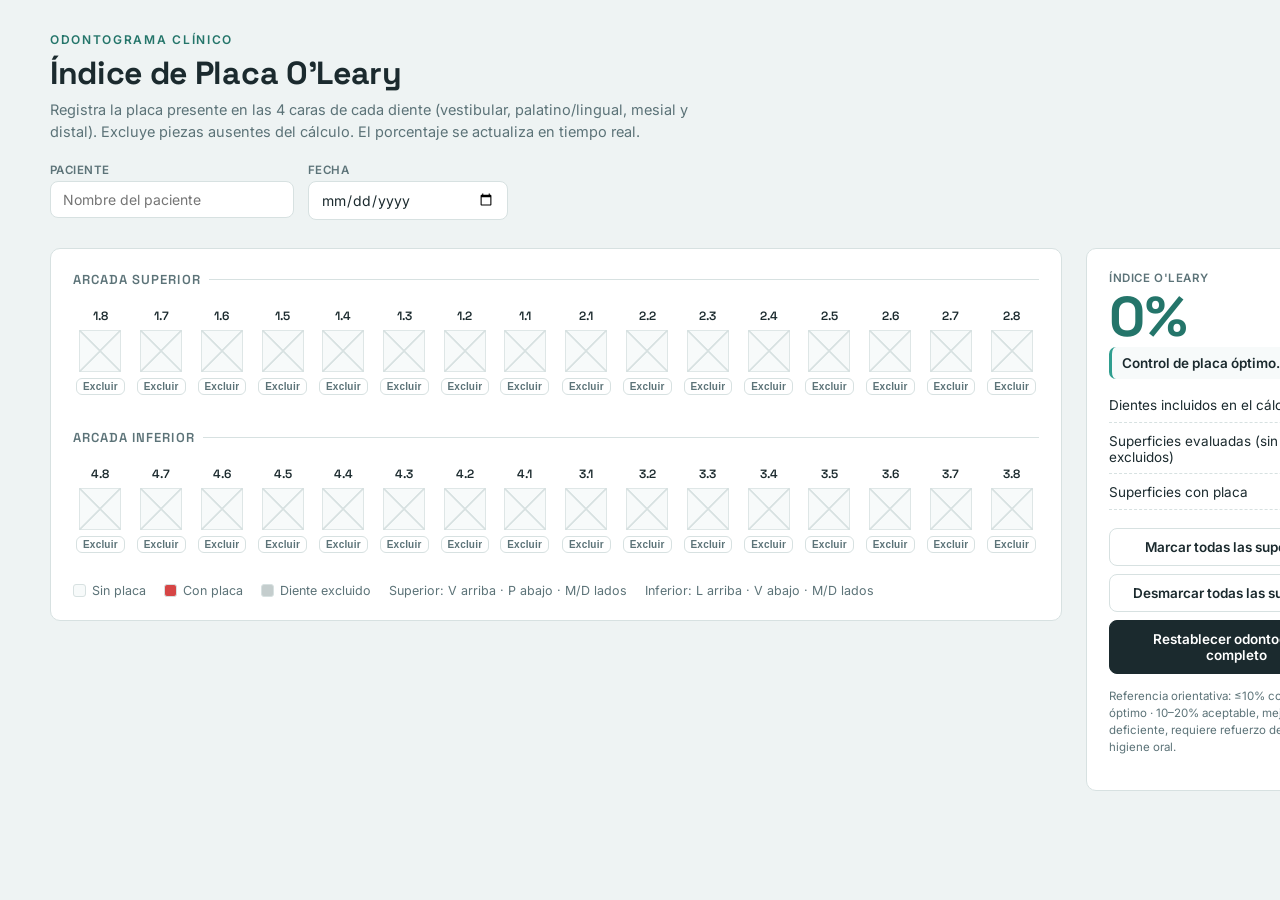
<file: index.html>
<!DOCTYPE html>
<html lang="es">
<head>
<meta charset="UTF-8">
<meta name="viewport" content="width=device-width, initial-scale=1.0">
<title>Índice de Placa O'Leary</title>
<link rel="preconnect" href="https://fonts.googleapis.com">
<link href="https://fonts.googleapis.com/css2?family=Space+Grotesk:wght@500;600;700&family=Inter:wght@400;500;600;700&display=swap" rel="stylesheet">
<style>
  :root{
    --bg: #EEF3F3;
    --panel: #FFFFFF;
    --ink: #1B2A2E;
    --muted: #5C7378;
    --line: #D7E1E1;
    --plaque: #D64545;
    --plaque-dark: #B23636;
    --clean: #2F9E8F;
    --clean-dark: #24756A;
    --excluded: #C4CDCD;
    --excluded-line: #A9B5B5;
    --amber: #C97A2B;
    --radius: 10px;
  }
  *{box-sizing:border-box;}
  body{
    margin:0;
    background:var(--bg);
    color:var(--ink);
    font-family:'Inter',sans-serif;
    padding:32px 20px 60px;
  }
  @media (max-width: 760px){
    body{padding:20px 10px 40px;}
    .card{padding:14px;}
    h1{font-size:26px;}
  }
  .wrap{max-width:1180px;margin:0 auto;}

  header{margin-bottom:28px;}
  .eyebrow{
    font-family:'Inter',sans-serif;
    font-size:12px;
    letter-spacing:.14em;
    text-transform:uppercase;
    color:var(--clean-dark);
    font-weight:600;
    margin-bottom:6px;
  }
  h1{
    font-family:'Space Grotesk',sans-serif;
    font-size:32px;
    font-weight:700;
    margin:0 0 6px;
    letter-spacing:-0.01em;
  }
  .sub{color:var(--muted);font-size:14.5px;max-width:640px;line-height:1.5;margin:0;}

  .patient-row{
    display:flex;gap:14px;flex-wrap:wrap;margin-top:20px;
  }
  .field{
    display:flex;flex-direction:column;gap:4px;
  }
  .field label{font-size:11.5px;color:var(--muted);font-weight:600;text-transform:uppercase;letter-spacing:.04em;}
  .field input{
    border:1px solid var(--line);
    border-radius:8px;
    padding:9px 12px;
    font-family:'Inter',sans-serif;
    font-size:14px;
    background:var(--panel);
    color:var(--ink);
    min-width:200px;
  }
  .field input:focus{outline:2px solid var(--clean);outline-offset:1px;}

  .layout{
    display:grid;
    grid-template-columns: 1fr 300px;
    gap:24px;
    margin-top:28px;
    align-items:start;
  }
  @media (max-width: 980px){
    .layout{grid-template-columns:1fr;}
  }

  .card{
    background:var(--panel);
    border:1px solid var(--line);
    border-radius:var(--radius);
    padding:22px;
  }

  .arch-label{
    font-family:'Space Grotesk',sans-serif;
    font-size:13px;
    font-weight:600;
    color:var(--muted);
    text-transform:uppercase;
    letter-spacing:.08em;
    margin:0 0 14px;
    display:flex;align-items:center;gap:8px;
  }
  .arch-label::after{content:"";flex:1;height:1px;background:var(--line);}

  .arch-scroll{
    overflow-x:auto;
    overflow-y:hidden;
    -webkit-overflow-scrolling:touch;
    margin-bottom:8px;
    padding-bottom:4px;
  }
  .arch{
    display:grid;
    grid-template-columns: repeat(16, minmax(52px, 1fr));
    gap:6px;
    width:max-content;
    min-width:100%;
  }
  .quad-gap{margin-right:2px;}

  .scroll-hint{
    display:none;
    font-size:11.5px;
    color:var(--muted);
    margin:-4px 0 10px;
    text-align:center;
  }
  @media (max-width: 760px){
    .scroll-hint{display:block;}
  }

  .tooth{
    display:flex;
    flex-direction:column;
    align-items:center;
    gap:6px;
    padding:6px 2px 8px;
    border-radius:8px;
    position:relative;
    transition:background .15s ease;
  }
  .tooth.excluded{opacity:.55;}
  .tooth-num{
    font-family:'Space Grotesk',sans-serif;
    font-size:12px;
    font-weight:600;
    color:var(--ink);
  }
  .tooth.excluded .tooth-num{color:var(--muted);text-decoration:line-through;}

  .surf-svg{width:42px;height:42px;cursor:pointer;touch-action:manipulation;}
  .tooth.excluded .surf-svg{cursor:not-allowed;}

  @media (max-width: 760px){
    .surf-svg{width:46px;height:46px;}
    .tooth{padding:6px 3px 10px;}
    .excl-toggle{padding:4px 7px;font-size:10.5px;}
  }

  .surf-svg path{
    stroke:var(--line);
    stroke-width:1.5;
    fill:#F7FAFA;
    transition:fill .12s ease;
  }
  .surf-svg path.marked{fill:var(--plaque);}
  .surf-svg path:hover:not(.marked){fill:#DCEEEC;}
  .tooth.excluded .surf-svg path{fill:var(--excluded)!important;stroke:var(--excluded-line);cursor:not-allowed;}

  .excl-toggle{
    font-size:10px;
    font-weight:600;
    color:var(--muted);
    background:none;
    border:1px solid var(--line);
    border-radius:6px;
    padding:2px 6px;
    cursor:pointer;
    letter-spacing:.02em;
  }
  .excl-toggle:hover{border-color:var(--plaque);color:var(--plaque);}
  .tooth.excluded .excl-toggle{border-color:var(--clean);color:var(--clean-dark);}
  .tooth.excluded .excl-toggle:hover{background:var(--clean);color:#fff;}

  .legend{
    display:flex;gap:18px;flex-wrap:wrap;
    margin-top:18px;
    font-size:12.5px;
    color:var(--muted);
  }
  .legend span{display:inline-flex;align-items:center;gap:6px;}
  .swatch{width:13px;height:13px;border-radius:3px;display:inline-block;border:1px solid var(--line);}

  /* Sidebar */
  .side-card{position:sticky;top:20px;}
  .metric-label{
    font-size:11.5px;color:var(--muted);font-weight:600;text-transform:uppercase;letter-spacing:.05em;
    margin-bottom:2px;
  }
  .big-number{
    font-family:'Space Grotesk',sans-serif;
    font-size:56px;
    font-weight:700;
    line-height:1;
    margin:4px 0 2px;
    color:var(--plaque-dark);
  }
  .big-number.ok{color:var(--clean-dark);}
  .big-number.mid{color:var(--amber);}

  .interp{
    font-size:13.5px;
    font-weight:600;
    margin-bottom:18px;
    padding:8px 10px;
    border-radius:7px;
    background:#F7FAFA;
    color:var(--ink);
    border-left:3px solid var(--clean);
  }
  .interp.mid{border-left-color:var(--amber);}
  .interp.bad{border-left-color:var(--plaque);}

  .stats-list{list-style:none;padding:0;margin:0 0 18px;display:flex;flex-direction:column;gap:10px;}
  .stats-list li{
    display:flex;justify-content:space-between;
    font-size:13.5px;
    border-bottom:1px dashed var(--line);
    padding-bottom:8px;
  }
  .stats-list li b{font-family:'Space Grotesk',sans-serif;font-weight:600;}

  .actions{display:flex;flex-direction:column;gap:8px;margin-top:6px;}
  .btn{
    font-family:'Inter',sans-serif;
    font-size:13.5px;
    font-weight:600;
    padding:10px 12px;
    border-radius:8px;
    border:1px solid var(--line);
    background:var(--panel);
    color:var(--ink);
    cursor:pointer;
    transition:all .12s ease;
  }
  .btn:hover{border-color:var(--ink);}
  .btn.primary{background:var(--ink);color:#fff;border-color:var(--ink);}
  .btn.primary:hover{background:#000;}
  .btn.danger:hover{border-color:var(--plaque);color:var(--plaque);}

  .scale-note{font-size:11.5px;color:var(--muted);margin-top:14px;line-height:1.5;}
</style>
</head>
<body>
<div class="wrap">

  <header>
    <div class="eyebrow">Odontograma clínico</div>
    <h1>Índice de Placa O'Leary</h1>
    <p class="sub">Registra la placa presente en las 4 caras de cada diente (vestibular, palatino/lingual, mesial y distal). Excluye piezas ausentes del cálculo. El porcentaje se actualiza en tiempo real.</p>

    <div class="patient-row">
      <div class="field">
        <label for="pname">Paciente</label>
        <input id="pname" type="text" placeholder="Nombre del paciente">
      </div>
      <div class="field">
        <label for="pdate">Fecha</label>
        <input id="pdate" type="date">
      </div>
    </div>
  </header>

  <div class="layout">
    <div class="card">
      <div class="arch-label">Arcada superior</div>
      <div class="arch-scroll"><div class="arch" id="arch-upper"></div></div>
      <div class="scroll-hint">↔ Desliza para ver todos los dientes</div>

      <div class="arch-label" style="margin-top:22px;">Arcada inferior</div>
      <div class="arch-scroll"><div class="arch" id="arch-lower"></div></div>
      <div class="scroll-hint">↔ Desliza para ver todos los dientes</div>

      <div class="legend">
        <span><span class="swatch" style="background:#F7FAFA;"></span>Sin placa</span>
        <span><span class="swatch" style="background:var(--plaque);"></span>Con placa</span>
        <span><span class="swatch" style="background:var(--excluded);"></span>Diente excluido</span>
        <span>Superior: V arriba · P abajo · M/D lados</span>
        <span>Inferior: L arriba · V abajo · M/D lados</span>
      </div>
    </div>

    <div class="card side-card">
      <div class="metric-label">Índice O'Leary</div>
      <div class="big-number" id="percentage">0%</div>
      <div class="interp" id="interp">Marca las superficies con placa para comenzar.</div>

      <ul class="stats-list">
        <li>Dientes incluidos en el cálculo <b id="stat-teeth">32 / 32</b></li>
        <li>Superficies evaluadas (sin excluidos) <b id="stat-total">128</b></li>
        <li>Superficies con placa <b id="stat-marked">0</b></li>
      </ul>

      <div class="actions">
        <button class="btn" id="btn-mark-all">Marcar todas las superficies</button>
        <button class="btn danger" id="btn-clear-all">Desmarcar todas las superficies</button>
        <button class="btn primary" id="btn-reset">Restablecer odontograma completo</button>
      </div>

      <p class="scale-note">Referencia orientativa: ≤10% control de placa óptimo · 10–20% aceptable, mejorable · &gt;20% deficiente, requiere refuerzo de técnica de higiene oral.</p>
    </div>
  </div>
</div>

<script>
(function(){
  const SURF = ["V","M","D","L"]; // vestibular, mesial, distal, palatino/lingual

  // Quadrant tooth order as displayed left->right (viewer facing patient)
  const upperQuads = [
    { nums: [18,17,16,15,14,13,12,11], mesialSide: "right" },
    { nums: [21,22,23,24,25,26,27,28], mesialSide: "left" }
  ];
  const lowerQuads = [
    { nums: [48,47,46,45,44,43,42,41], mesialSide: "right" },
    { nums: [31,32,33,34,35,36,37,38], mesialSide: "left" }
  ];

  const state = {}; // state[toothNum] = {excluded:false, V:false,M:false,D:false,L:false}
  [...upperQuads, ...lowerQuads].flatMap(q=>q.nums).forEach(n=>{
    state[n] = {excluded:false, V:false, M:false, D:false, L:false};
  });

  function toothSVG(num, mesialSide, arch){
    // Upper arch: top triangle = V (vestibular), bottom triangle = L (palatino)
    // Lower arch: top triangle = L (lingual), bottom triangle = V (vestibular)
    const topLabel = arch === "upper" ? "V" : "L";
    const bottomLabel = arch === "upper" ? "L" : "V";
    const leftLabel = mesialSide === "left" ? "M" : "D";
    const rightLabel = mesialSide === "left" ? "D" : "M";
    return `
      <svg class="surf-svg" viewBox="0 0 40 40" data-tooth="${num}">
        <path data-surface="${topLabel}" d="M0,0 L40,0 L20,20 Z"></path>
        <path data-surface="${rightLabel}" d="M40,0 L40,40 L20,20 Z"></path>
        <path data-surface="${bottomLabel}" d="M40,40 L0,40 L20,20 Z"></path>
        <path data-surface="${leftLabel}" d="M0,40 L0,0 L20,20 Z"></path>
      </svg>
    `;
  }

  function renderArch(containerId, quads, arch){
    const el = document.getElementById(containerId);
    el.innerHTML = "";
    quads.forEach((quad, qi)=>{
      quad.nums.forEach((num, i)=>{
        const div = document.createElement("div");
        div.className = "tooth";
        div.id = "tooth-" + num;
        if (qi === 0 && i === quad.nums.length -1) div.classList.add("quad-gap");
        div.innerHTML = `
          <span class="tooth-num">${String(num).slice(0,1)}.${String(num).slice(1)}</span>
          ${toothSVG(num, quad.mesialSide, arch)}
          <button class="excl-toggle" data-tooth="${num}">Excluir</button>
        `;
        el.appendChild(div);
      });
    });
  }

  renderArch("arch-upper", upperQuads, "upper");
  renderArch("arch-lower", lowerQuads, "lower");

  function updateToothVisual(num){
    const t = state[num];
    const toothEl = document.getElementById("tooth-"+num);
    toothEl.classList.toggle("excluded", t.excluded);
    toothEl.querySelector(".excl-toggle").textContent = t.excluded ? "Incluir" : "Excluir";
    toothEl.querySelectorAll("path").forEach(p=>{
      const s = p.getAttribute("data-surface");
      p.classList.toggle("marked", !!t[s] && !t.excluded);
    });
  }

  function recalc(){
    let totalSurfaces = 0, markedSurfaces = 0, teethIncluded = 0;
    const allNums = Object.keys(state);
    allNums.forEach(num=>{
      const t = state[num];
      if (t.excluded) return;
      teethIncluded++;
      SURF.forEach(s=>{
        totalSurfaces++;
        if (t[s]) markedSurfaces++;
      });
    });
    const pct = totalSurfaces === 0 ? 0 : (markedSurfaces/totalSurfaces*100);

    document.getElementById("stat-teeth").textContent = `${teethIncluded} / 32`;
    document.getElementById("stat-total").textContent = totalSurfaces;
    document.getElementById("stat-marked").textContent = markedSurfaces;

    const pctEl = document.getElementById("percentage");
    pctEl.textContent = (Math.round(pct*10)/10) + "%";

    const interpEl = document.getElementById("interp");
    pctEl.classList.remove("ok","mid");
    interpEl.classList.remove("mid","bad");

    if (totalSurfaces === 0){
      interpEl.textContent = "No hay dientes incluidos en el cálculo.";
    } else if (pct <= 10){
      pctEl.classList.add("ok");
      interpEl.textContent = "Control de placa óptimo.";
    } else if (pct <= 20){
      pctEl.classList.add("mid");
      interpEl.classList.add("mid");
      interpEl.textContent = "Aceptable, pero mejorable.";
    } else {
      interpEl.classList.add("mid");
      interpEl.style.color = "";
      interpEl.classList.remove("mid");
      interpEl.classList.add("bad");
      interpEl.textContent = "Higiene deficiente: requiere refuerzo de técnica.";
    }
  }

  // Event delegation for surface clicks
  document.querySelectorAll(".arch").forEach(arch=>{
    arch.addEventListener("click", (e)=>{
      const path = e.target.closest("path[data-surface]");
      if (path){
        const num = path.closest(".surf-svg").getAttribute("data-tooth");
        if (state[num].excluded) return;
        const s = path.getAttribute("data-surface");
        state[num][s] = !state[num][s];
        updateToothVisual(num);
        recalc();
        return;
      }
      const btn = e.target.closest(".excl-toggle");
      if (btn){
        const num = btn.getAttribute("data-tooth");
        state[num].excluded = !state[num].excluded;
        updateToothVisual(num);
        recalc();
      }
    });
  });

  document.getElementById("btn-mark-all").addEventListener("click", ()=>{
    Object.keys(state).forEach(num=>{
      if (state[num].excluded) return;
      SURF.forEach(s=> state[num][s] = true);
      updateToothVisual(num);
    });
    recalc();
  });

  document.getElementById("btn-clear-all").addEventListener("click", ()=>{
    Object.keys(state).forEach(num=>{
      SURF.forEach(s=> state[num][s] = false);
      updateToothVisual(num);
    });
    recalc();
  });

  document.getElementById("btn-reset").addEventListener("click", ()=>{
    Object.keys(state).forEach(num=>{
      state[num].excluded = false;
      SURF.forEach(s=> state[num][s] = false);
      updateToothVisual(num);
    });
    recalc();
  });

  // initial paint
  Object.keys(state).forEach(updateToothVisual);
  recalc();
})();
</script>
</body>
</html>
</file>
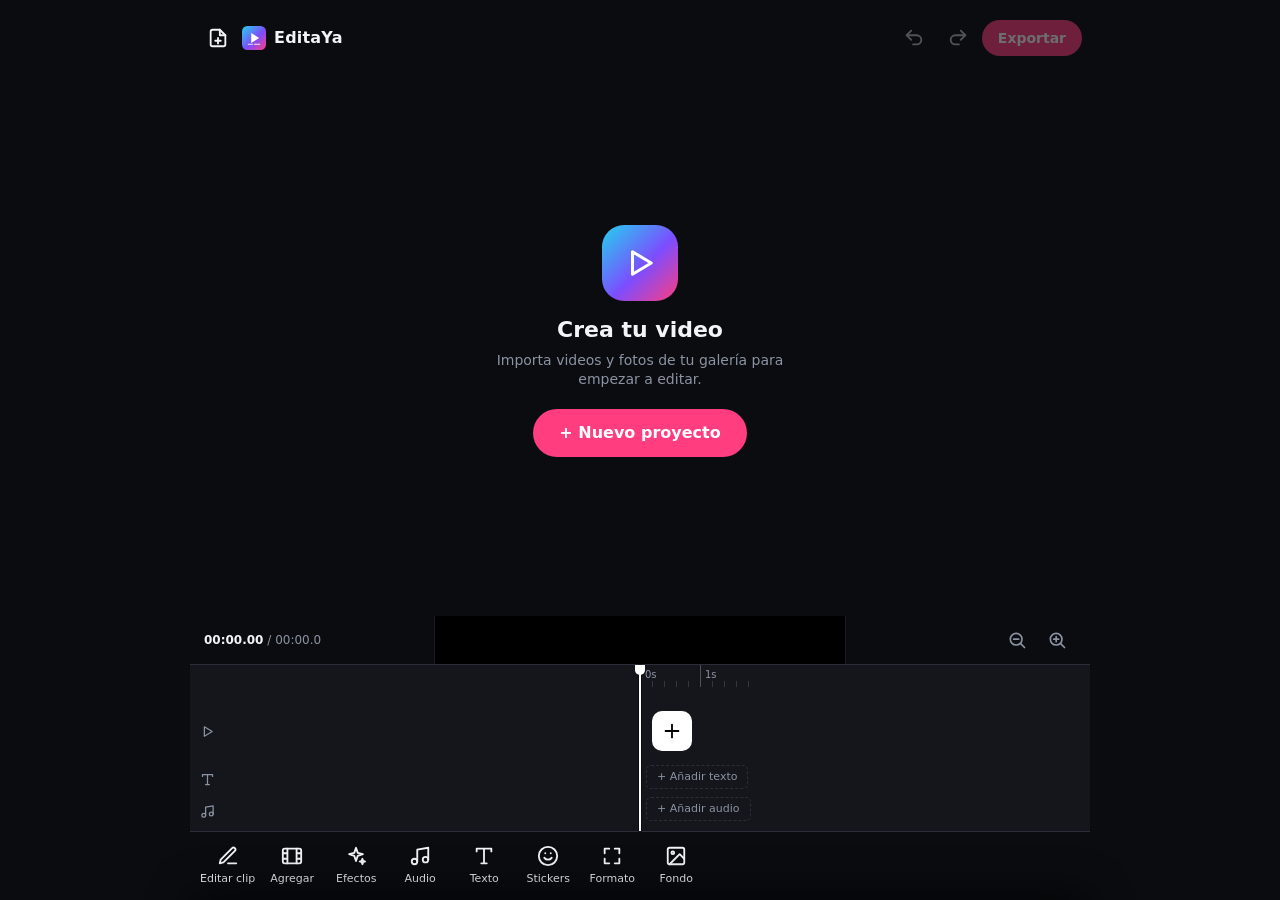
<file: editor/index.html>
<!doctype html>
<html lang="es">
<head>
<meta charset="utf-8">
<meta name="viewport" content="width=device-width,initial-scale=1,maximum-scale=1,user-scalable=no,viewport-fit=cover">
<meta name="theme-color" content="#0b0c10">
<meta name="description" content="EditaYa: editor de video para el celular. Corta, une, agrega texto, música, filtros y transiciones.">
<title>EditaYa · Editor de video</title>
<link rel="manifest" href="manifest.webmanifest">
<link rel="icon" href="icons/icon.svg" type="image/svg+xml">
<link rel="apple-touch-icon" href="icons/icon-192.png">
<link rel="stylesheet" href="styles.css">
</head>
<body>
<div id="app">
  <header class="topbar">
    <button id="btn-new" class="icon-btn" title="Proyecto nuevo" aria-label="Proyecto nuevo"></button>
    <div class="brand"><img src="icons/icon.svg" alt="" width="24" height="24"><span>EditaYa</span></div>
    <button id="btn-undo" class="icon-btn" title="Deshacer" aria-label="Deshacer"></button>
    <button id="btn-redo" class="icon-btn" title="Rehacer" aria-label="Rehacer"></button>
    <button id="btn-export" class="btn-primary">Exportar</button>
  </header>

  <section class="preview">
    <div id="stage"><canvas id="canvas" width="720" height="1280"></canvas></div>
    <div id="empty" class="empty hidden">
      <div class="empty-card">
        <div class="empty-icon"></div>
        <h1>Crea tu video</h1>
        <p>Importa videos y fotos de tu galería para empezar a editar.</p>
        <button id="btn-start" class="btn-primary big">+ Nuevo proyecto</button>
      </div>
    </div>
  </section>

  <div class="transport">
    <span class="time"><b id="time">00:00.0</b> / <span id="dur">00:00.0</span></span>
    <div class="tp-mid"><button id="btn-prev" class="icon-btn" aria-label="Cuadro anterior" title="Cuadro anterior"></button><button id="btn-play" class="play" aria-label="Reproducir"></button><button id="btn-next" class="icon-btn" aria-label="Cuadro siguiente" title="Cuadro siguiente"></button></div>
    <div class="zoom"><button id="zoom-out" class="icon-btn" aria-label="Alejar línea de tiempo" title="Alejar"></button><button id="zoom-in" class="icon-btn" aria-label="Acercar línea de tiempo" title="Acercar"></button></div>
  </div>

  <section class="timeline-wrap">
    <div id="timeline">
      <div id="tl-inner">
        <div id="ruler" class="ruler"></div>
        <div id="rows"></div>
      </div>
    </div>
    <div class="playhead"></div>
  </section>

  <div id="sel-info" class="sel-info hidden"></div>
  <nav id="toolbar" class="toolbar"></nav>
</div>

<div id="sheet" class="sheet" aria-hidden="true">
  <div class="sheet-head"><span class="sheet-title"></span><button class="icon-btn sheet-ok" aria-label="Listo"></button></div>
  <div class="sheet-body"></div>
</div>

<div id="exportov" class="overlay hidden">
  <div class="ex-card">
    <div class="ex-title">Exportando video…</div>
    <div class="bar"><i id="ex-bar"></i></div>
    <div id="ex-pct" class="ex-pct">0%</div>
    <p class="hint">Mantén la app abierta y la pantalla encendida hasta que termine.</p>
    <button id="ex-cancel" class="btn">Cancelar</button>
  </div>
</div>

<div id="busy" class="overlay hidden"><div class="spinner"></div><div id="busy-msg">Cargando…</div></div>
<div id="toast" class="toast"></div>
<div id="pool" aria-hidden="true"></div>

<input id="file-media" type="file" accept="video/*,image/*" multiple hidden>
<input id="file-audio" type="file" accept="audio/*" hidden>

<script src="app.js"></script>
</body>
</html>
</file>
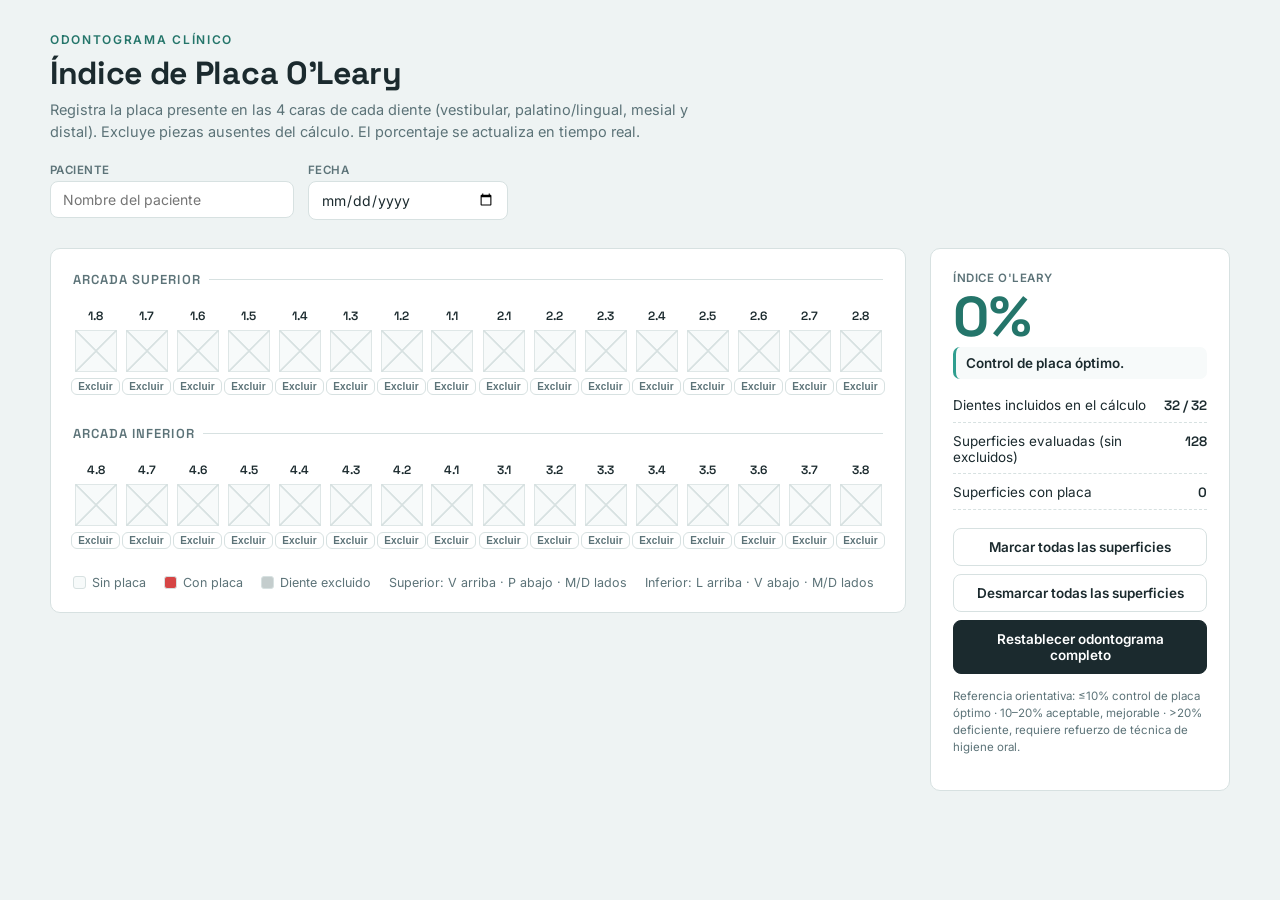
<file: indice_placa_oleary.html>
<!DOCTYPE html>
<html lang="es">
<head>
<meta charset="UTF-8">
<meta name="viewport" content="width=device-width, initial-scale=1.0">
<title>Índice de Placa O'Leary</title>
<link rel="preconnect" href="https://fonts.googleapis.com">
<link href="https://fonts.googleapis.com/css2?family=Space+Grotesk:wght@500;600;700&family=Inter:wght@400;500;600;700&display=swap" rel="stylesheet">
<style>
  :root{
    --bg: #EEF3F3;
    --panel: #FFFFFF;
    --ink: #1B2A2E;
    --muted: #5C7378;
    --line: #D7E1E1;
    --plaque: #D64545;
    --plaque-dark: #B23636;
    --clean: #2F9E8F;
    --clean-dark: #24756A;
    --excluded: #C4CDCD;
    --excluded-line: #A9B5B5;
    --amber: #C97A2B;
    --radius: 10px;
  }
  *{box-sizing:border-box;}
  body{
    margin:0;
    background:var(--bg);
    color:var(--ink);
    font-family:'Inter',sans-serif;
    padding:32px 20px 60px;
  }
  .wrap{max-width:1180px;margin:0 auto;}

  header{margin-bottom:28px;}
  .eyebrow{
    font-family:'Inter',sans-serif;
    font-size:12px;
    letter-spacing:.14em;
    text-transform:uppercase;
    color:var(--clean-dark);
    font-weight:600;
    margin-bottom:6px;
  }
  h1{
    font-family:'Space Grotesk',sans-serif;
    font-size:32px;
    font-weight:700;
    margin:0 0 6px;
    letter-spacing:-0.01em;
  }
  .sub{color:var(--muted);font-size:14.5px;max-width:640px;line-height:1.5;margin:0;}

  .patient-row{
    display:flex;gap:14px;flex-wrap:wrap;margin-top:20px;
  }
  .field{
    display:flex;flex-direction:column;gap:4px;
  }
  .field label{font-size:11.5px;color:var(--muted);font-weight:600;text-transform:uppercase;letter-spacing:.04em;}
  .field input{
    border:1px solid var(--line);
    border-radius:8px;
    padding:9px 12px;
    font-family:'Inter',sans-serif;
    font-size:14px;
    background:var(--panel);
    color:var(--ink);
    min-width:200px;
  }
  .field input:focus{outline:2px solid var(--clean);outline-offset:1px;}

  .layout{
    display:grid;
    grid-template-columns: 1fr 300px;
    gap:24px;
    margin-top:28px;
    align-items:start;
  }
  @media (max-width: 980px){
    .layout{grid-template-columns:1fr;}
  }

  .card{
    background:var(--panel);
    border:1px solid var(--line);
    border-radius:var(--radius);
    padding:22px;
  }

  .arch-label{
    font-family:'Space Grotesk',sans-serif;
    font-size:13px;
    font-weight:600;
    color:var(--muted);
    text-transform:uppercase;
    letter-spacing:.08em;
    margin:0 0 14px;
    display:flex;align-items:center;gap:8px;
  }
  .arch-label::after{content:"";flex:1;height:1px;background:var(--line);}

  .arch{
    display:grid;
    grid-template-columns: repeat(16, minmax(0,1fr));
    gap:6px;
    margin-bottom:8px;
  }
  .quad-gap{margin-right:2px;}

  .tooth{
    display:flex;
    flex-direction:column;
    align-items:center;
    gap:6px;
    padding:6px 2px 8px;
    border-radius:8px;
    position:relative;
    transition:background .15s ease;
  }
  .tooth.excluded{opacity:.55;}
  .tooth-num{
    font-family:'Space Grotesk',sans-serif;
    font-size:12px;
    font-weight:600;
    color:var(--ink);
  }
  .tooth.excluded .tooth-num{color:var(--muted);text-decoration:line-through;}

  .surf-svg{width:42px;height:42px;cursor:pointer;}
  .tooth.excluded .surf-svg{cursor:not-allowed;}

  .surf-svg path{
    stroke:var(--line);
    stroke-width:1.5;
    fill:#F7FAFA;
    transition:fill .12s ease;
  }
  .surf-svg path.marked{fill:var(--plaque);}
  .surf-svg path:hover:not(.marked){fill:#DCEEEC;}
  .tooth.excluded .surf-svg path{fill:var(--excluded)!important;stroke:var(--excluded-line);cursor:not-allowed;}

  .excl-toggle{
    font-size:10px;
    font-weight:600;
    color:var(--muted);
    background:none;
    border:1px solid var(--line);
    border-radius:6px;
    padding:2px 6px;
    cursor:pointer;
    letter-spacing:.02em;
  }
  .excl-toggle:hover{border-color:var(--plaque);color:var(--plaque);}
  .tooth.excluded .excl-toggle{border-color:var(--clean);color:var(--clean-dark);}
  .tooth.excluded .excl-toggle:hover{background:var(--clean);color:#fff;}

  .legend{
    display:flex;gap:18px;flex-wrap:wrap;
    margin-top:18px;
    font-size:12.5px;
    color:var(--muted);
  }
  .legend span{display:inline-flex;align-items:center;gap:6px;}
  .swatch{width:13px;height:13px;border-radius:3px;display:inline-block;border:1px solid var(--line);}

  /* Sidebar */
  .side-card{position:sticky;top:20px;}
  .metric-label{
    font-size:11.5px;color:var(--muted);font-weight:600;text-transform:uppercase;letter-spacing:.05em;
    margin-bottom:2px;
  }
  .big-number{
    font-family:'Space Grotesk',sans-serif;
    font-size:56px;
    font-weight:700;
    line-height:1;
    margin:4px 0 2px;
    color:var(--plaque-dark);
  }
  .big-number.ok{color:var(--clean-dark);}
  .big-number.mid{color:var(--amber);}

  .interp{
    font-size:13.5px;
    font-weight:600;
    margin-bottom:18px;
    padding:8px 10px;
    border-radius:7px;
    background:#F7FAFA;
    color:var(--ink);
    border-left:3px solid var(--clean);
  }
  .interp.mid{border-left-color:var(--amber);}
  .interp.bad{border-left-color:var(--plaque);}

  .stats-list{list-style:none;padding:0;margin:0 0 18px;display:flex;flex-direction:column;gap:10px;}
  .stats-list li{
    display:flex;justify-content:space-between;
    font-size:13.5px;
    border-bottom:1px dashed var(--line);
    padding-bottom:8px;
  }
  .stats-list li b{font-family:'Space Grotesk',sans-serif;font-weight:600;}

  .actions{display:flex;flex-direction:column;gap:8px;margin-top:6px;}
  .btn{
    font-family:'Inter',sans-serif;
    font-size:13.5px;
    font-weight:600;
    padding:10px 12px;
    border-radius:8px;
    border:1px solid var(--line);
    background:var(--panel);
    color:var(--ink);
    cursor:pointer;
    transition:all .12s ease;
  }
  .btn:hover{border-color:var(--ink);}
  .btn.primary{background:var(--ink);color:#fff;border-color:var(--ink);}
  .btn.primary:hover{background:#000;}
  .btn.danger:hover{border-color:var(--plaque);color:var(--plaque);}

  .scale-note{font-size:11.5px;color:var(--muted);margin-top:14px;line-height:1.5;}
</style>
</head>
<body>
<div class="wrap">

  <header>
    <div class="eyebrow">Odontograma clínico</div>
    <h1>Índice de Placa O'Leary</h1>
    <p class="sub">Registra la placa presente en las 4 caras de cada diente (vestibular, palatino/lingual, mesial y distal). Excluye piezas ausentes del cálculo. El porcentaje se actualiza en tiempo real.</p>

    <div class="patient-row">
      <div class="field">
        <label for="pname">Paciente</label>
        <input id="pname" type="text" placeholder="Nombre del paciente">
      </div>
      <div class="field">
        <label for="pdate">Fecha</label>
        <input id="pdate" type="date">
      </div>
    </div>
  </header>

  <div class="layout">
    <div class="card">
      <div class="arch-label">Arcada superior</div>
      <div class="arch" id="arch-upper"></div>

      <div class="arch-label" style="margin-top:22px;">Arcada inferior</div>
      <div class="arch" id="arch-lower"></div>

      <div class="legend">
        <span><span class="swatch" style="background:#F7FAFA;"></span>Sin placa</span>
        <span><span class="swatch" style="background:var(--plaque);"></span>Con placa</span>
        <span><span class="swatch" style="background:var(--excluded);"></span>Diente excluido</span>
        <span>Superior: V arriba · P abajo · M/D lados</span>
        <span>Inferior: L arriba · V abajo · M/D lados</span>
      </div>
    </div>

    <div class="card side-card">
      <div class="metric-label">Índice O'Leary</div>
      <div class="big-number" id="percentage">0%</div>
      <div class="interp" id="interp">Marca las superficies con placa para comenzar.</div>

      <ul class="stats-list">
        <li>Dientes incluidos en el cálculo <b id="stat-teeth">32 / 32</b></li>
        <li>Superficies evaluadas (sin excluidos) <b id="stat-total">128</b></li>
        <li>Superficies con placa <b id="stat-marked">0</b></li>
      </ul>

      <div class="actions">
        <button class="btn" id="btn-mark-all">Marcar todas las superficies</button>
        <button class="btn danger" id="btn-clear-all">Desmarcar todas las superficies</button>
        <button class="btn primary" id="btn-reset">Restablecer odontograma completo</button>
      </div>

      <p class="scale-note">Referencia orientativa: ≤10% control de placa óptimo · 10–20% aceptable, mejorable · &gt;20% deficiente, requiere refuerzo de técnica de higiene oral.</p>
    </div>
  </div>
</div>

<script>
(function(){
  const SURF = ["V","M","D","L"]; // vestibular, mesial, distal, palatino/lingual

  // Quadrant tooth order as displayed left->right (viewer facing patient)
  const upperQuads = [
    { nums: [18,17,16,15,14,13,12,11], mesialSide: "right" },
    { nums: [21,22,23,24,25,26,27,28], mesialSide: "left" }
  ];
  const lowerQuads = [
    { nums: [48,47,46,45,44,43,42,41], mesialSide: "right" },
    { nums: [31,32,33,34,35,36,37,38], mesialSide: "left" }
  ];

  const state = {}; // state[toothNum] = {excluded:false, V:false,M:false,D:false,L:false}
  [...upperQuads, ...lowerQuads].flatMap(q=>q.nums).forEach(n=>{
    state[n] = {excluded:false, V:false, M:false, D:false, L:false};
  });

  function toothSVG(num, mesialSide, arch){
    // Upper arch: top triangle = V (vestibular), bottom triangle = L (palatino)
    // Lower arch: top triangle = L (lingual), bottom triangle = V (vestibular)
    const topLabel = arch === "upper" ? "V" : "L";
    const bottomLabel = arch === "upper" ? "L" : "V";
    const leftLabel = mesialSide === "left" ? "M" : "D";
    const rightLabel = mesialSide === "left" ? "D" : "M";
    return `
      <svg class="surf-svg" viewBox="0 0 40 40" data-tooth="${num}">
        <path data-surface="${topLabel}" d="M0,0 L40,0 L20,20 Z"></path>
        <path data-surface="${rightLabel}" d="M40,0 L40,40 L20,20 Z"></path>
        <path data-surface="${bottomLabel}" d="M40,40 L0,40 L20,20 Z"></path>
        <path data-surface="${leftLabel}" d="M0,40 L0,0 L20,20 Z"></path>
      </svg>
    `;
  }

  function renderArch(containerId, quads, arch){
    const el = document.getElementById(containerId);
    el.innerHTML = "";
    quads.forEach((quad, qi)=>{
      quad.nums.forEach((num, i)=>{
        const div = document.createElement("div");
        div.className = "tooth";
        div.id = "tooth-" + num;
        if (qi === 0 && i === quad.nums.length -1) div.classList.add("quad-gap");
        div.innerHTML = `
          <span class="tooth-num">${String(num).slice(0,1)}.${String(num).slice(1)}</span>
          ${toothSVG(num, quad.mesialSide, arch)}
          <button class="excl-toggle" data-tooth="${num}">Excluir</button>
        `;
        el.appendChild(div);
      });
    });
  }

  renderArch("arch-upper", upperQuads, "upper");
  renderArch("arch-lower", lowerQuads, "lower");

  function updateToothVisual(num){
    const t = state[num];
    const toothEl = document.getElementById("tooth-"+num);
    toothEl.classList.toggle("excluded", t.excluded);
    toothEl.querySelector(".excl-toggle").textContent = t.excluded ? "Incluir" : "Excluir";
    toothEl.querySelectorAll("path").forEach(p=>{
      const s = p.getAttribute("data-surface");
      p.classList.toggle("marked", !!t[s] && !t.excluded);
    });
  }

  function recalc(){
    let totalSurfaces = 0, markedSurfaces = 0, teethIncluded = 0;
    const allNums = Object.keys(state);
    allNums.forEach(num=>{
      const t = state[num];
      if (t.excluded) return;
      teethIncluded++;
      SURF.forEach(s=>{
        totalSurfaces++;
        if (t[s]) markedSurfaces++;
      });
    });
    const pct = totalSurfaces === 0 ? 0 : (markedSurfaces/totalSurfaces*100);

    document.getElementById("stat-teeth").textContent = `${teethIncluded} / 32`;
    document.getElementById("stat-total").textContent = totalSurfaces;
    document.getElementById("stat-marked").textContent = markedSurfaces;

    const pctEl = document.getElementById("percentage");
    pctEl.textContent = (Math.round(pct*10)/10) + "%";

    const interpEl = document.getElementById("interp");
    pctEl.classList.remove("ok","mid");
    interpEl.classList.remove("mid","bad");

    if (totalSurfaces === 0){
      interpEl.textContent = "No hay dientes incluidos en el cálculo.";
    } else if (pct <= 10){
      pctEl.classList.add("ok");
      interpEl.textContent = "Control de placa óptimo.";
    } else if (pct <= 20){
      pctEl.classList.add("mid");
      interpEl.classList.add("mid");
      interpEl.textContent = "Aceptable, pero mejorable.";
    } else {
      interpEl.classList.add("mid");
      interpEl.style.color = "";
      interpEl.classList.remove("mid");
      interpEl.classList.add("bad");
      interpEl.textContent = "Higiene deficiente: requiere refuerzo de técnica.";
    }
  }

  // Event delegation for surface clicks
  document.querySelectorAll(".arch").forEach(arch=>{
    arch.addEventListener("click", (e)=>{
      const path = e.target.closest("path[data-surface]");
      if (path){
        const num = path.closest(".surf-svg").getAttribute("data-tooth");
        if (state[num].excluded) return;
        const s = path.getAttribute("data-surface");
        state[num][s] = !state[num][s];
        updateToothVisual(num);
        recalc();
        return;
      }
      const btn = e.target.closest(".excl-toggle");
      if (btn){
        const num = btn.getAttribute("data-tooth");
        state[num].excluded = !state[num].excluded;
        updateToothVisual(num);
        recalc();
      }
    });
  });

  document.getElementById("btn-mark-all").addEventListener("click", ()=>{
    Object.keys(state).forEach(num=>{
      if (state[num].excluded) return;
      SURF.forEach(s=> state[num][s] = true);
      updateToothVisual(num);
    });
    recalc();
  });

  document.getElementById("btn-clear-all").addEventListener("click", ()=>{
    Object.keys(state).forEach(num=>{
      SURF.forEach(s=> state[num][s] = false);
      updateToothVisual(num);
    });
    recalc();
  });

  document.getElementById("btn-reset").addEventListener("click", ()=>{
    Object.keys(state).forEach(num=>{
      state[num].excluded = false;
      SURF.forEach(s=> state[num][s] = false);
      updateToothVisual(num);
    });
    recalc();
  });

  // initial paint
  Object.keys(state).forEach(updateToothVisual);
  recalc();
})();
</script>
</body>
</html>
</file>
<file: editor/styles.css>
:root {
  --bg: #0b0c10;
  --panel: #14161c;
  --panel2: #1d2029;
  --line: #2a2e39;
  --ink: #f2f4f8;
  --muted: #8b93a3;
  --accent: #22d3ee;
  --accent2: #ff3d7f;
  --clip: #262b37;
  --text: #f5a524;
  --audio: #22c55e;
}
* { box-sizing: border-box; -webkit-tap-highlight-color: transparent; }
html, body {
  margin: 0; height: 100%; background: var(--bg); color: var(--ink);
  font: 14px/1.35 system-ui, -apple-system, "Segoe UI", Roboto, sans-serif;
  overscroll-behavior: none; user-select: none; -webkit-user-select: none; overflow: hidden;
}
button { font: inherit; cursor: pointer; }
.hidden { display: none !important; }
svg { display: block; }

#app {
  display: flex; flex-direction: column; height: 100vh; height: 100dvh;
  max-width: 900px; margin: 0 auto; padding-top: env(safe-area-inset-top);
}

/* Top bar */
.topbar { display: flex; align-items: center; gap: 4px; height: 56px; padding: 0 8px; margin-top: 10px; flex: none; }
.brand { flex: 1; display: flex; align-items: center; gap: 8px; font-weight: 800; letter-spacing: .2px; font-size: 16px; }
.icon-btn {
  width: 40px; height: 40px; border: 0; background: transparent; color: var(--ink);
  border-radius: 12px; display: grid; place-items: center; flex: none;
}
.icon-btn:active { background: var(--panel2); }
.icon-btn:disabled { opacity: .3; }
.icon-btn svg { width: 22px; height: 22px; }
.btn-primary {
  background: var(--accent2); color: #fff; border: 0; border-radius: 999px;
  padding: 0 16px; height: 36px; font-weight: 700; flex: none;
}
.btn-primary:active { filter: brightness(.9); }
.btn-primary.big { height: 48px; padding: 0 26px; font-size: 16px; }
.btn-primary:disabled { opacity: .4; }
.btn {
  background: var(--panel2); color: var(--ink); border: 1px solid var(--line); border-radius: 12px;
  height: 44px; padding: 0 16px; font-weight: 600; display: inline-flex; align-items: center; justify-content: center; gap: 8px;
}
.btn svg { width: 18px; height: 18px; }
.btn.accent { background: var(--accent); color: #000; border-color: var(--accent); }
.btn-row { display: flex; gap: 10px; margin-top: 12px; }
.btn-row > * { flex: 1; }

/* Preview */
.preview { flex: 1; min-height: 120px; position: relative; display: flex; }
#stage { flex: 1; min-width: 0; display: grid; place-items: center; padding: 6px 10px; }
#canvas { background: #000; border-radius: 4px; touch-action: none; box-shadow: 0 0 0 1px #ffffff14; }
.empty { position: absolute; inset: 0; display: grid; place-items: center; background: var(--bg); padding: 20px; }
.empty-card { text-align: center; max-width: 320px; }
.empty-card h1 { margin: 14px 0 6px; font-size: 22px; }
.empty-card p { color: var(--muted); margin: 0 0 20px; }
.empty-icon { width: 76px; height: 76px; margin: 0 auto; border-radius: 22px; display: grid; place-items: center;
  background: linear-gradient(135deg, var(--accent), #7c4dff 55%, var(--accent2)); color: #fff; }
.empty-icon svg { width: 36px; height: 36px; }

/* Transport */
.transport { height: 48px; flex: none; display: grid; grid-template-columns: 1fr auto 1fr; align-items: center; padding: 0 14px; }
.time { font-variant-numeric: tabular-nums; color: var(--muted); font-size: 12px; }
.time b { color: var(--ink); font-weight: 600; }
.zoom { justify-self: end; display: flex; gap: 2px; }
.zoom .icon-btn { width: 38px; height: 38px; color: var(--muted); }
.zoom .icon-btn svg { width: 20px; height: 20px; }
.play { width: 42px; height: 42px; border-radius: 50%; border: 0; background: var(--ink); color: #000; display: grid; place-items: center; }
.play svg { width: 20px; height: 20px; }

/* Timeline */
.timeline-wrap { position: relative; flex: none; background: var(--panel); border-top: 1px solid var(--line); border-bottom: 1px solid var(--line); }
#timeline { overflow: auto; scrollbar-width: none; touch-action: pan-x pan-y; max-height: 44vh; overscroll-behavior: contain; }
#timeline::-webkit-scrollbar { display: none; }
#tl-inner { position: relative; padding-bottom: 8px; }
.ruler { height: 22px; position: relative; font-size: 10px; color: var(--muted); font-variant-numeric: tabular-nums; }
.tick { position: absolute; top: 0; height: 22px; border-left: 1px solid #ffffff40; padding: 3px 0 0 4px; white-space: nowrap; }
.mtick { position: absolute; bottom: 0; height: 6px; border-left: 1px solid #ffffff24; }
#rows { position: relative; }

/* Filas de pistas con etiqueta fija a la izquierda */
.row { position: relative; margin-top: 6px; }
.row.main { height: 56px; margin-top: 16px; }
.row-label {
  position: sticky; left: 0; z-index: 9; width: 34px; height: 100%; display: flex; align-items: center; justify-content: center; gap: 1px;
  color: var(--muted); background: linear-gradient(90deg, var(--panel) 60%, transparent); pointer-events: none;
}
.row-label svg { width: 15px; height: 15px; }
.row-label i { font-style: normal; font-size: 9px; font-weight: 700; }

.clip {
  position: absolute; top: 0; height: 56px; border-radius: 6px; overflow: hidden;
  background: var(--clip); display: flex; touch-action: pan-x pan-y;
}
.clip .tile { flex: none; width: 44px; height: 100%; background-size: cover; background-position: center; border-right: 1px solid #0003; }
.clip .meta { position: absolute; left: 6px; bottom: 4px; font-size: 10px; background: #000a; padding: 1px 5px; border-radius: 4px; pointer-events: none; z-index: 4; }
.clip .badge { position: absolute; right: 6px; top: 4px; font-size: 10px; background: #000a; padding: 1px 5px; border-radius: 4px; pointer-events: none; z-index: 4; }
.clip.sel .meta { left: 28px; }
.clip.sel .badge { right: 28px; }
.sel, .dragging { z-index: 5; }


/* Zona que se conserva (marco blanco), zona que se quitará (sombreada) y zona añadida */
.keep { position: absolute; top: 0; bottom: 0; box-shadow: inset 0 0 0 2px #fff; border-radius: 6px; pointer-events: none; z-index: 3; }
.shade {
  position: absolute; top: 0; bottom: 0; z-index: 2; pointer-events: none;
  background: repeating-linear-gradient(135deg, rgba(255, 61, 127, .38) 0 6px, transparent 6px 12px), rgba(0, 0, 0, .62);
}
.ext {
  position: absolute; top: 0; bottom: 0; z-index: 2; pointer-events: none; outline: 1px dashed #22d3ee; outline-offset: -1px;
  background: repeating-linear-gradient(135deg, rgba(34, 211, 238, .30) 0 6px, rgba(34, 211, 238, .10) 6px 12px);
}
.snap-line { position: absolute; top: -4px; bottom: 0; width: 0; border-left: 2px dashed #ffcc00; z-index: 11; pointer-events: none; }

.h { position: absolute; top: 0; bottom: 0; width: 22px; background: #fff; display: grid; place-items: center; touch-action: none; z-index: 6; }
.h::after { content: ""; width: 3px; height: 18px; background: #000; border-radius: 2px; }
.h.l { border-radius: 6px 0 0 6px; }
.h.r { border-radius: 0 6px 6px 0; }
.tr-btn {
  /* Encima del borde superior del clip: visible pero sin tapar las manijas de recorte */
  position: absolute; top: -13px; width: 22px; height: 18px; margin-left: -11px; border-radius: 6px;
  background: #fff; color: #000; z-index: 4; border: 0; display: grid; place-items: center; padding: 0;
  box-shadow: 0 1px 4px #0008;
}
.tr-btn::after { content: ""; position: absolute; inset: -8px -6px -2px; }
.tr-btn svg { width: 13px; height: 13px; }
.tr-btn.on { background: var(--accent); }
.add-clip {
  position: absolute; top: 8px; width: 40px; height: 40px; border-radius: 10px; background: #fff; color: #000; border: 0;
  display: grid; place-items: center;
}
.add-clip svg { width: 22px; height: 22px; }
.item {
  position: absolute; height: 24px; border-radius: 5px; font-size: 11px; display: flex; align-items: center;
  white-space: nowrap; overflow: hidden; touch-action: pan-x pan-y;
}
.item.text { background-color: #f5a52430; box-shadow: inset 0 0 0 1px #f5a52490; color: #ffd58a; }
.item.audio { background-color: #22c55e22; box-shadow: inset 0 0 0 1px #22c55e90; color: #a7f3c4; }
.item.sel { touch-action: none; color: #fff; }
.item .keep { border-radius: 5px; }
.item .h { width: 16px; }
.item .h::after { height: 10px; }
.item .wave { position: absolute; inset: 0; background-repeat: no-repeat; pointer-events: none; }
.item span { position: relative; z-index: 4; pointer-events: none; overflow: hidden; text-overflow: ellipsis; padding: 0 18px; }
.ghost {
  position: absolute; top: 0; height: 24px; border: 1px dashed var(--line); background: transparent; color: var(--muted);
  border-radius: 5px; font-size: 11px; padding: 0 10px; white-space: nowrap; z-index: 10;
}
.tp-mid { display: flex; align-items: center; gap: 4px; }
.tp-mid .icon-btn { color: var(--muted); width: 38px; height: 38px; }
.tp-mid .icon-btn svg { width: 18px; height: 18px; }
.playhead { position: absolute; top: 0; bottom: 0; left: 50%; width: 2px; margin-left: -1px; background: #fff; pointer-events: none; z-index: 10; box-shadow: 0 0 0 1px #0006; }
.playhead::before { content: ""; position: absolute; top: 0; left: -4px; width: 10px; height: 10px; background: #fff; border-radius: 0 0 5px 5px; }

/* Toolbar */
.toolbar {
  display: flex; overflow-x: auto; gap: 2px; flex: none; scrollbar-width: none;
  padding: 6px 6px calc(6px + env(safe-area-inset-bottom)); background: var(--bg);
}
.toolbar::-webkit-scrollbar { display: none; }
.tool {
  flex: none; min-width: 62px; display: flex; flex-direction: column; align-items: center; gap: 5px;
  background: none; border: 0; color: var(--ink); font-size: 11px; padding: 7px 4px; border-radius: 10px;
}
.tool svg { width: 22px; height: 22px; }
.tool:active { background: var(--panel2); }
.tool.back { border-right: 1px solid var(--line); border-radius: 0; margin-right: 4px; min-width: 50px; }
.tool.danger { color: #ff6b81; }

/* Bottom sheet */
.sheet {
  position: fixed; left: 0; right: 0; bottom: 0; max-width: 900px; margin: 0 auto; z-index: 50;
  background: var(--panel); border-radius: 18px 18px 0 0; box-shadow: 0 -10px 40px #000a;
  transform: translateY(105%); transition: transform .22s ease; max-height: 58vh; max-height: 58dvh;
  display: flex; flex-direction: column; padding-bottom: env(safe-area-inset-bottom);
}
.sheet.open { transform: none; }
.sheet-head { display: flex; align-items: center; padding: 6px 8px 0 18px; flex: none; }
.sheet-title { flex: 1; font-weight: 700; font-size: 15px; }
.sheet-ok { color: var(--accent); }
.sheet-body { overflow-y: auto; padding: 4px 16px 16px; }
.row { display: grid; grid-template-columns: 92px 1fr 52px; align-items: center; gap: 10px; padding: 7px 0; }
.row > span { color: var(--muted); font-size: 13px; }
.row output { text-align: right; font-variant-numeric: tabular-nums; font-size: 12px; }
input[type=range] { width: 100%; accent-color: var(--accent); height: 28px; }
.label { color: var(--muted); font-size: 12px; margin: 10px 0 2px; }
.chips { display: flex; gap: 8px; overflow-x: auto; padding: 6px 0; scrollbar-width: none; }
.chips::-webkit-scrollbar { display: none; }
.chip {
  flex: none; border: 1px solid var(--line); background: var(--panel2); color: var(--ink);
  border-radius: 999px; padding: 8px 14px; font-size: 13px; display: inline-flex; align-items: center; gap: 6px;
}
.chip.on { border-color: var(--accent); color: var(--accent); background: #22d3ee1a; }
.chip .shape { display: inline-block; border: 2px solid currentColor; border-radius: 3px; }
.swatches { display: flex; gap: 10px; padding: 8px 2px; overflow-x: auto; scrollbar-width: none; }
.sw { flex: none; width: 32px; height: 32px; border-radius: 50%; border: 2px solid #ffffff38; padding: 0; }
.sw.on { outline: 2px solid var(--accent); outline-offset: 2px; }
.fgrid { display: grid; grid-template-columns: repeat(auto-fill, minmax(74px, 1fr)); gap: 10px; padding: 6px 0; }
.fbtn { background: none; border: 0; color: var(--ink); padding: 0; display: flex; flex-direction: column; gap: 5px; font-size: 11px; align-items: center; }
.fbtn canvas { width: 100%; aspect-ratio: 1; border-radius: 10px; background: #222; border: 2px solid transparent; }
.fbtn.on canvas { border-color: var(--accent); }
.fbtn.on { color: var(--accent); }
.egrid { display: grid; grid-template-columns: repeat(auto-fill, minmax(52px, 1fr)); gap: 6px; }
.egrid button { font-size: 30px; background: var(--panel2); border: 0; border-radius: 12px; aspect-ratio: 1; }
textarea {
  width: 100%; background: var(--panel2); color: var(--ink); border: 1px solid var(--line); border-radius: 12px;
  padding: 10px 12px; font: inherit; font-size: 16px; resize: none; user-select: text; -webkit-user-select: text;
}
textarea:focus { outline: 2px solid var(--accent); outline-offset: -1px; }
.hint { color: var(--muted); font-size: 12px; margin: 8px 0 0; }
.result-video { width: 100%; max-height: 32vh; background: #000; border-radius: 10px; display: block; }

/* Overlays */
.overlay { position: fixed; inset: 0; background: #000b; display: flex; flex-direction: column; align-items: center; justify-content: flex-end; gap: 12px; z-index: 80; padding: 20px 20px calc(30px + env(safe-area-inset-bottom)); }
#busy { justify-content: center; }
.ex-card { width: 100%; max-width: 420px; background: var(--panel); border-radius: 18px; padding: 18px; text-align: center; }
.ex-title { font-weight: 700; font-size: 16px; }
.bar { height: 8px; border-radius: 4px; background: var(--panel2); margin: 14px 0 8px; overflow: hidden; }
.bar i { display: block; height: 100%; width: 0; background: linear-gradient(90deg, var(--accent), var(--accent2)); transition: width .2s; }
.ex-pct { font-variant-numeric: tabular-nums; font-weight: 700; }
.ex-card .btn { margin-top: 12px; width: 100%; }
.spinner { width: 40px; height: 40px; border: 4px solid #ffffff30; border-top-color: var(--accent); border-radius: 50%; animation: spin .8s linear infinite; }
@keyframes spin { to { transform: rotate(360deg); } }
.toast {
  position: fixed; left: 50%; top: calc(env(safe-area-inset-top) + 76px); transform: translate(-50%, -12px); opacity: 0; pointer-events: none;
  background: #000d; color: #fff; padding: 10px 16px; border-radius: 999px; font-size: 13px; transition: all .2s; z-index: 90;
  max-width: 86vw; text-align: center;
}
.toast.show { opacity: 1; transform: translate(-50%, 0); }
#pool { position: fixed; left: -10px; top: 0; width: 2px; height: 2px; overflow: hidden; opacity: 0; pointer-events: none; }
#pool video, #pool audio { width: 2px; height: 2px; }

@media (min-width: 700px) {
  .zoom-hint::after { content: " · Ctrl+rueda"; }
}

/* Información del elemento seleccionado */
.sel-info { flex: none; display: flex; flex-direction: column; gap: 1px; padding: 6px 14px 0; font-size: 12px; }
.sel-info b { font-weight: 700; }
.sel-info span { color: var(--muted); font-size: 11px; }

/* Menú emergente y diálogos */
.menu-wrap { position: fixed; inset: 0; z-index: 95; background: #0007; animation: fadein .15s; }
.menu-wrap.center { display: grid; place-items: center; padding: 24px; }
.menu {
  position: absolute; min-width: 220px; max-width: 320px; background: var(--panel2); border: 1px solid var(--line);
  border-radius: 16px; padding: 6px; box-shadow: 0 12px 40px #000c;
}
.menu-wrap.center .menu { position: relative; width: 100%; }
.menu-title { font-weight: 700; padding: 10px 12px 2px; }
.menu-text { color: var(--muted); font-size: 13px; padding: 4px 12px 8px; }
.menu-title + .menu-item { margin-top: 6px; }
.menu-item {
  width: 100%; display: flex; align-items: center; gap: 12px; background: none; border: 0; color: var(--ink);
  padding: 13px 12px; border-radius: 10px; font-size: 15px; text-align: left;
}
.menu-item svg { width: 20px; height: 20px; }
.menu-item:active { background: #ffffff14; }
.menu-item.danger { color: #ff6b81; font-weight: 600; }
.menu-item.muted { color: var(--muted); justify-content: center; }
@keyframes fadein { from { opacity: 0; } }

/* Toast con acción (p. ej. Deshacer) */
.toast { display: flex; align-items: center; gap: 12px; }
.toast-act { background: none; border: 0; color: var(--accent); font-weight: 700; padding: 4px 2px; pointer-events: auto; }
.toast { border-radius: 14px; max-width: min(92vw, 420px); font-size: 13px; line-height: 1.35; padding: 10px 14px; }

/* Elemento levantado para moverlo: se sacude y flota */
.lifted {
  z-index: 20 !important; opacity: .96; box-shadow: 0 12px 26px #000d, 0 0 0 2px #fff;
  animation: wiggle .42s ease-in-out both; transform-origin: center;
}
@keyframes wiggle {
  0% { transform: translateY(0) rotate(0); }
  20% { transform: translateY(-6px) rotate(-2.2deg); }
  40% { transform: translateY(-6px) rotate(2.2deg); }
  60% { transform: translateY(-6px) rotate(-1.4deg); }
  80% { transform: translateY(-6px) rotate(1.2deg); }
  100% { transform: translateY(-6px) rotate(0); }
}
.slot { position: absolute; top: 0; height: 56px; border: 2px dashed #ffffff66; border-radius: 6px; background: #ffffff0d; }

/* Efectos */
.fxgrid { display: grid; grid-template-columns: repeat(auto-fill, minmax(78px, 1fr)); gap: 8px; padding: 6px 0; }
.fxbtn {
  background: var(--panel2); border: 1px solid var(--line); border-radius: 12px; color: var(--ink);
  padding: 10px 4px 8px; display: flex; flex-direction: column; align-items: center; gap: 4px; font-size: 11px;
}
.fxbtn .fxi { font-size: 24px; line-height: 1.1; }
.fxbtn.on { border-color: var(--accent); color: var(--accent); background: #22d3ee1a; }
</file>
